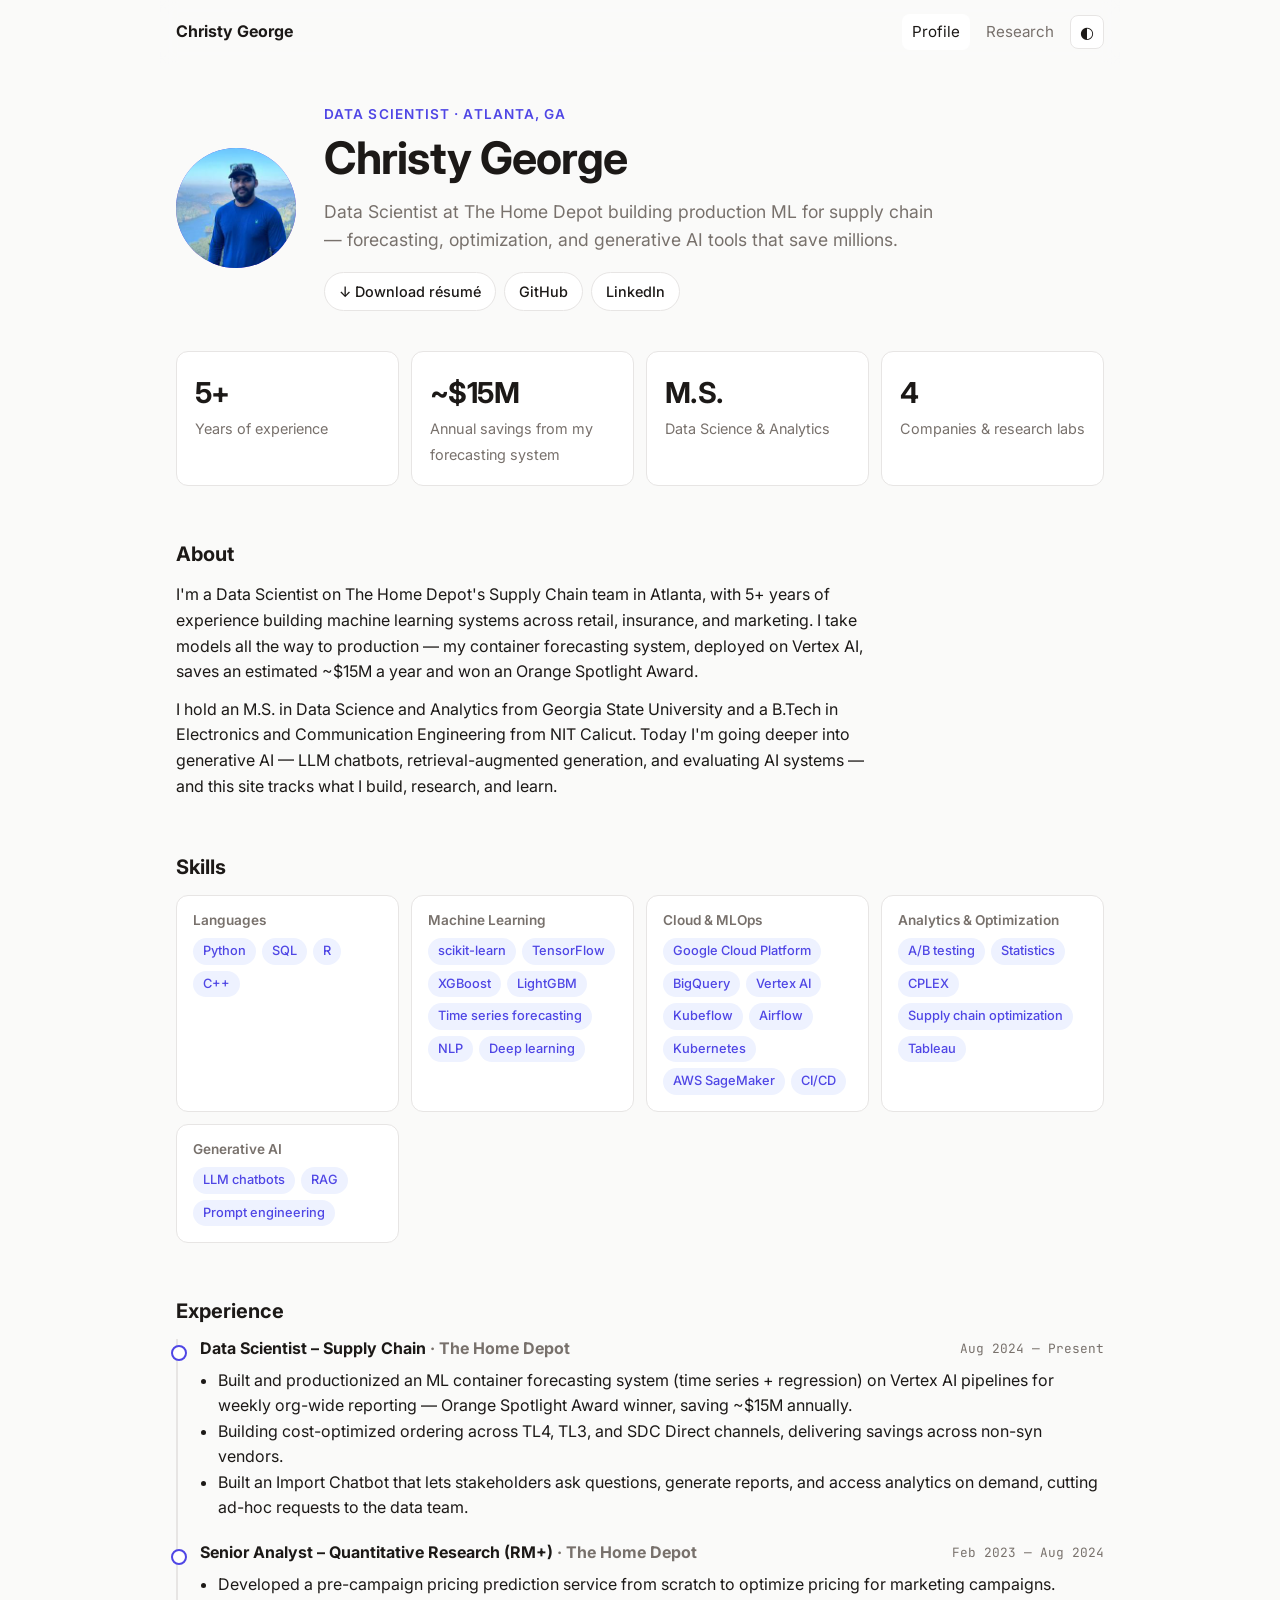
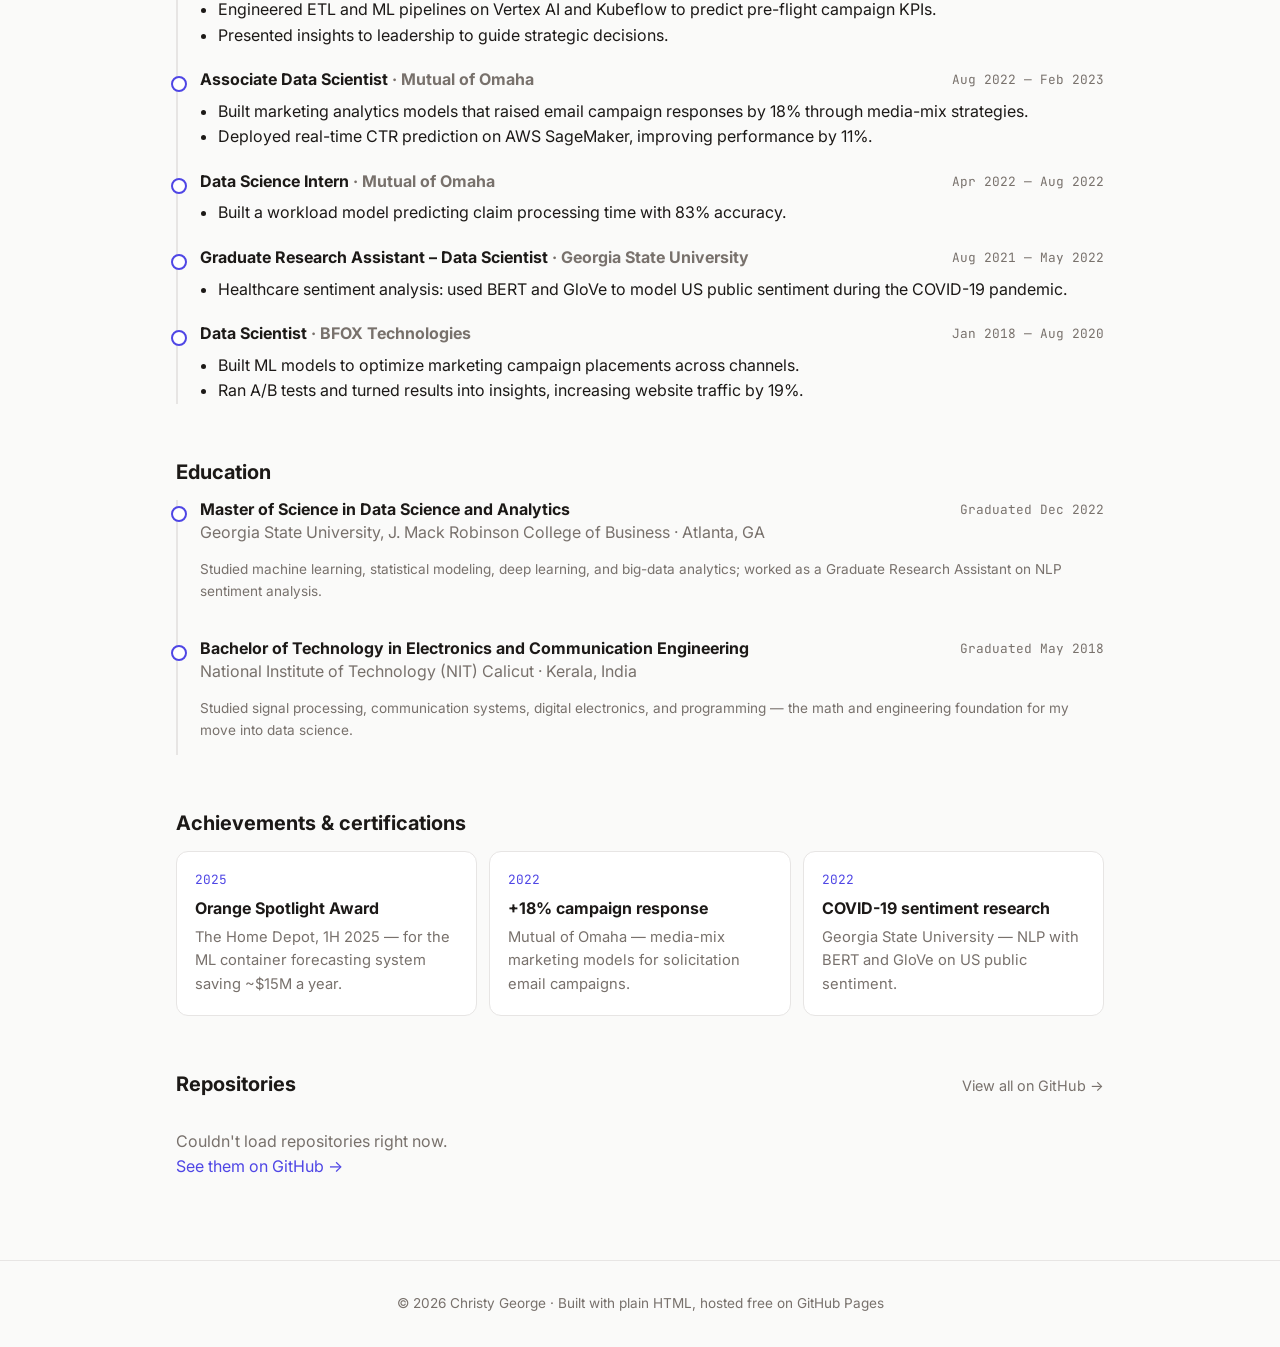
<file: index.html>
<!doctype html>
<html lang="en">
<head>
  <meta charset="utf-8" />
  <meta name="viewport" content="width=device-width, initial-scale=1" />
  <title>Portfolio</title>
  <meta name="description" content="AI career portfolio: experience, achievements, and projects." />
  <link rel="preconnect" href="https://fonts.googleapis.com" />
  <link href="https://fonts.googleapis.com/css2?family=Inter:wght@400;500;600;700&family=JetBrains+Mono:wght@400;500&display=swap" rel="stylesheet" />
  <link rel="stylesheet" href="styles.css?v=202610251529" />
</head>
<body data-page="profile">
  <header class="nav">
    <a class="brand" href="index.html" id="brand"></a>
    <nav>
      <a href="index.html" class="active">Profile</a>
      <a href="research.html">Research</a>
      <button class="theme-toggle" id="themeToggle" aria-label="Toggle dark mode">◐</button>
    </nav>
  </header>

  <main>
    <section class="hero">
      <div class="avatar" id="avatar"></div>
      <div>
        <p class="eyebrow" id="role"></p>
        <h1 id="name"></h1>
        <p class="lead" id="tagline"></p>
        <div class="links" id="links"></div>
      </div>
    </section>

    <section class="stats" id="stats"></section>

    <section id="about-section">
      <h2>About</h2>
      <div id="about" class="prose"></div>
    </section>

    <section>
      <h2>Skills</h2>
      <div id="skills" class="skills"></div>
    </section>

    <section>
      <h2>Experience</h2>
      <div id="experience" class="timeline"></div>
    </section>

    <section>
      <h2>Education</h2>
      <div id="education" class="timeline"></div>
    </section>

    <section>
      <h2>Achievements &amp; certifications</h2>
      <div id="achievements" class="cards"></div>
    </section>

    <section>
      <div class="section-head">
        <h2>Repositories</h2>
        <a id="allRepos" class="muted-link" target="_blank" rel="noopener">View all on GitHub →</a>
      </div>
      <div id="repos" class="cards"><p class="muted">Loading repositories…</p></div>
    </section>
  </main>

  <footer id="footer"></footer>
  <script src="data.js?v=202610251529"></script>
  <script src="app.js?v=202610251529"></script>
</body>
</html>
</file>
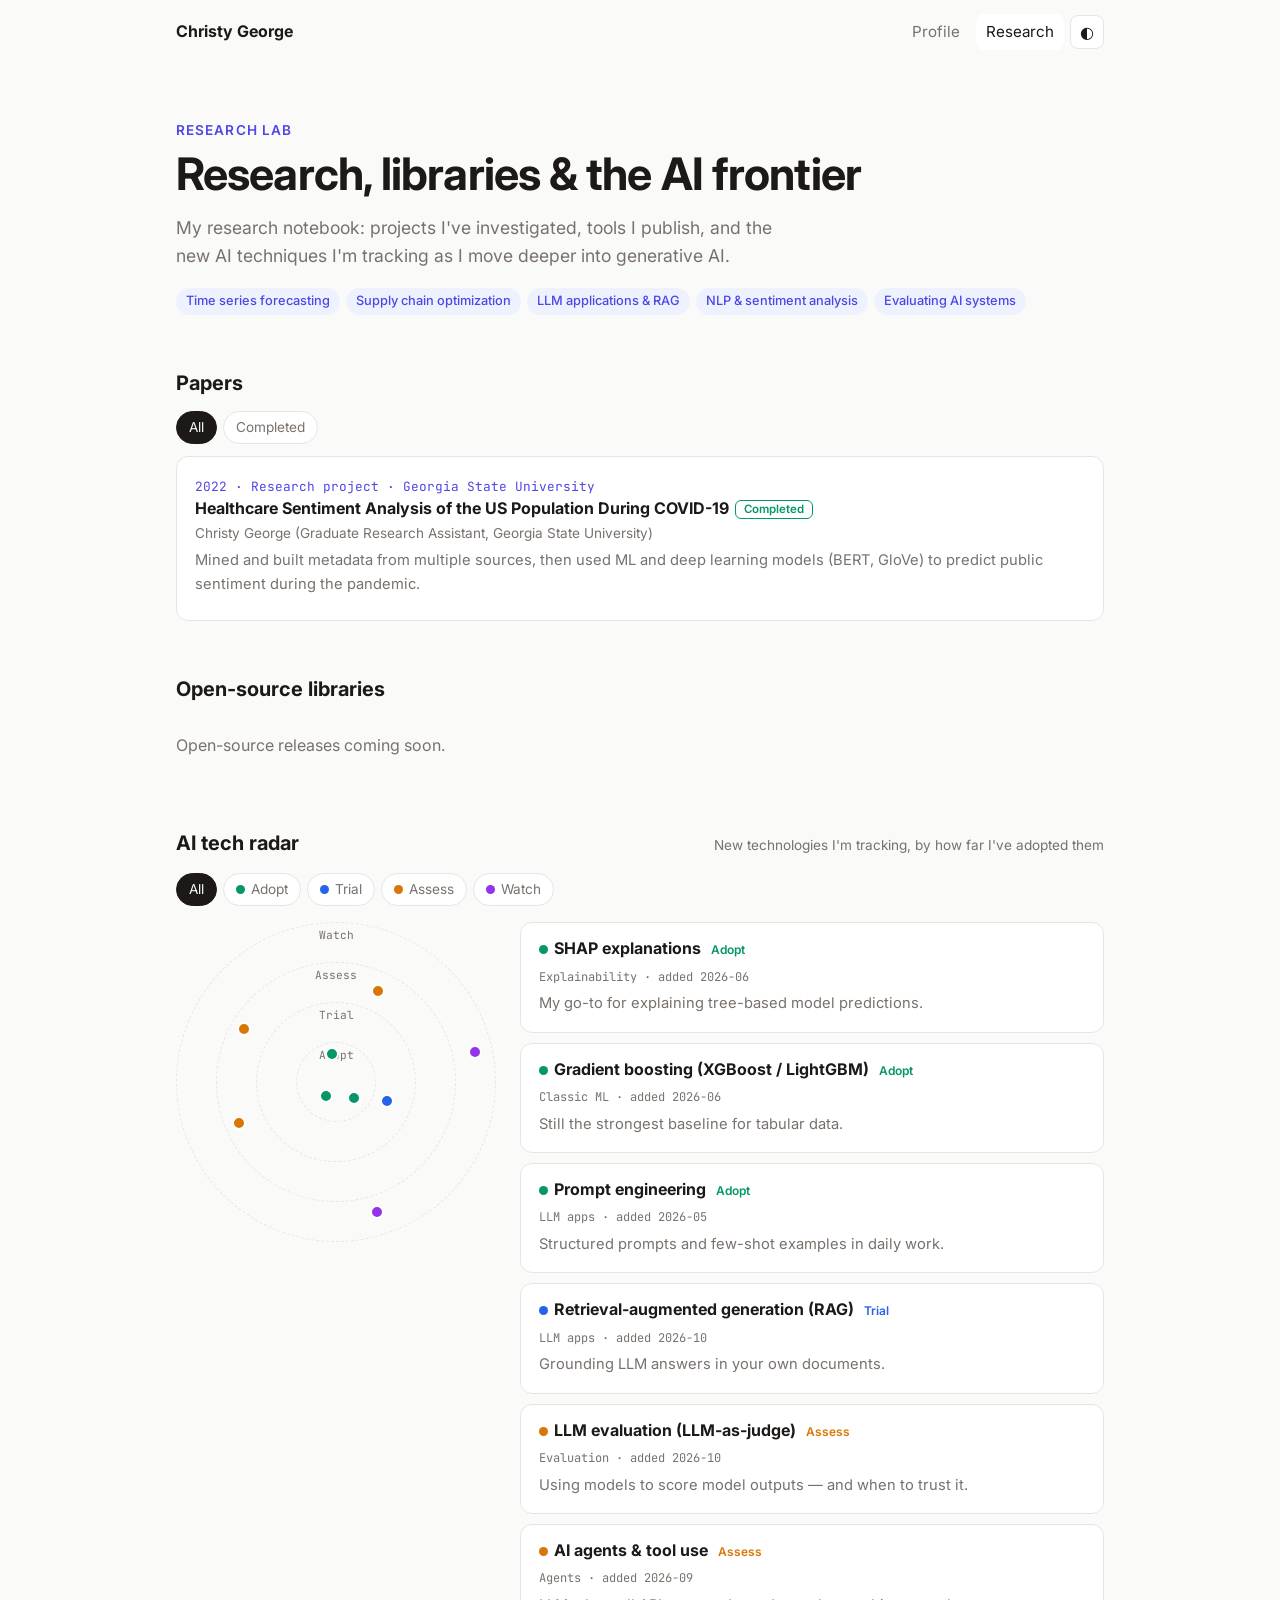
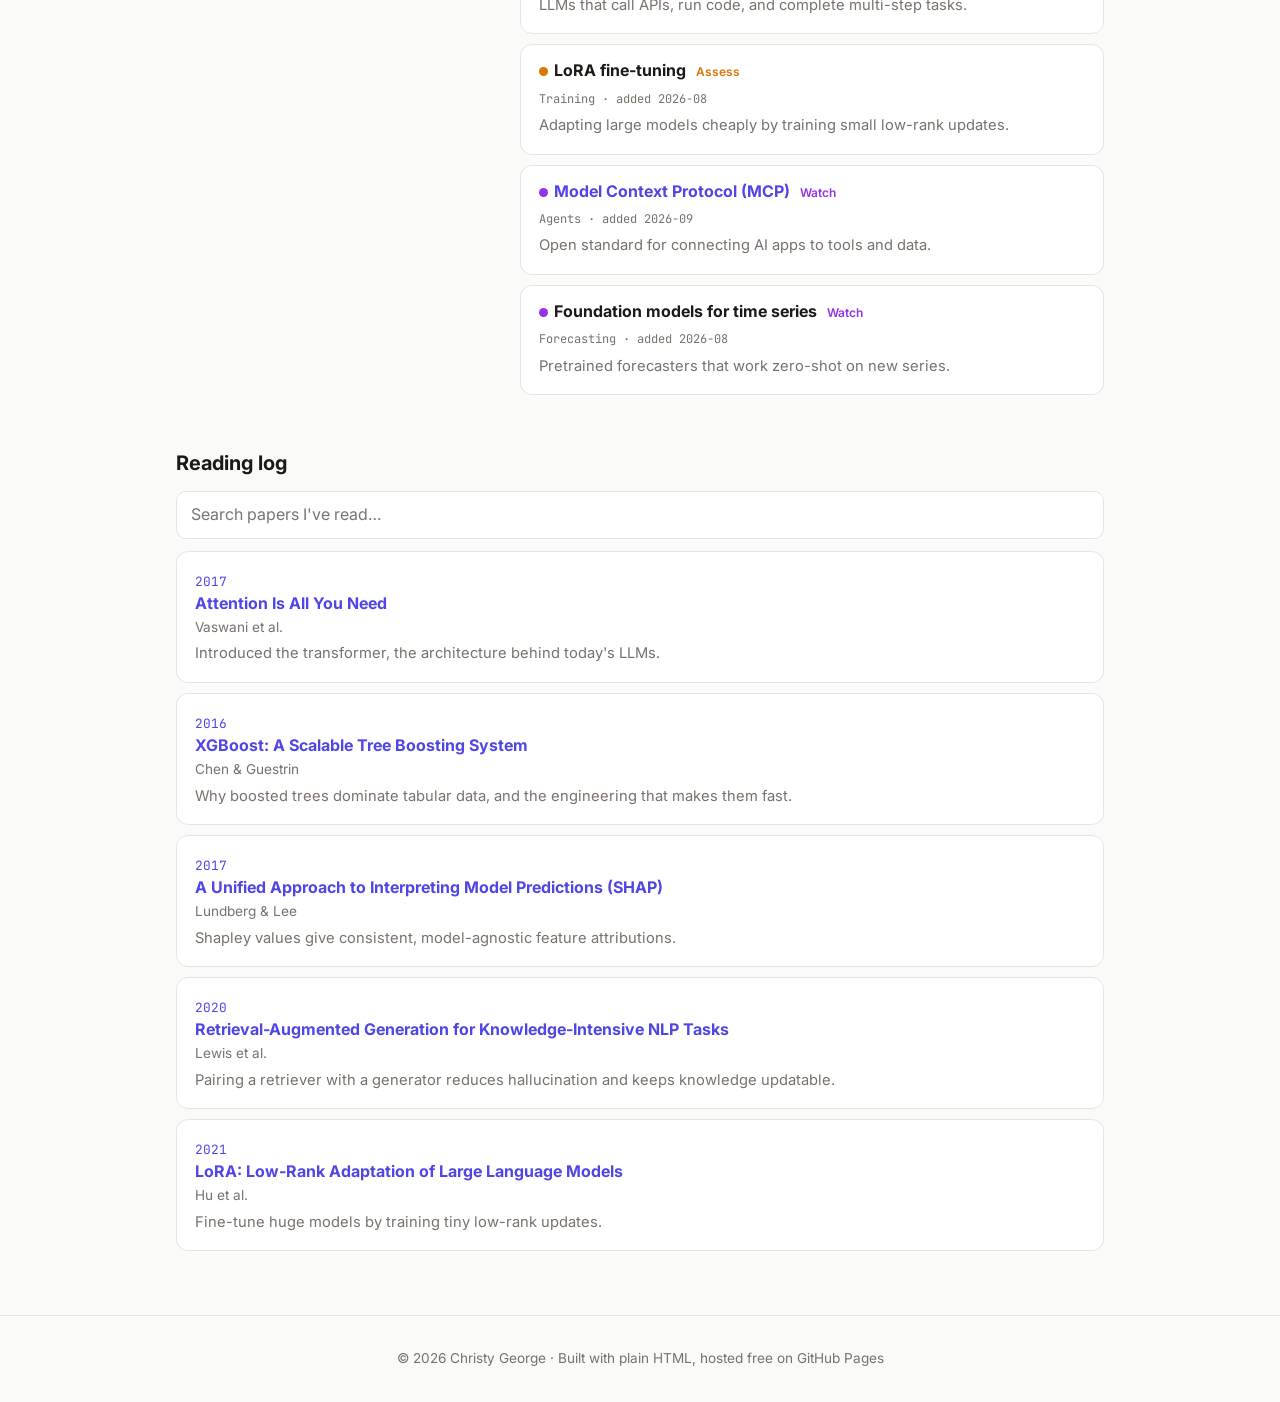
<file: research.html>
<!doctype html>
<html lang="en">
<head>
  <meta charset="utf-8" />
  <meta name="viewport" content="width=device-width, initial-scale=1" />
  <title>Research</title>
  <meta name="description" content="Research papers, open-source libraries, and an AI technology radar." />
  <link rel="preconnect" href="https://fonts.googleapis.com" />
  <link href="https://fonts.googleapis.com/css2?family=Inter:wght@400;500;600;700&family=JetBrains+Mono:wght@400;500&display=swap" rel="stylesheet" />
  <link rel="stylesheet" href="styles.css?v=202610251529" />
</head>
<body data-page="research">
  <header class="nav">
    <a class="brand" href="index.html" id="brand"></a>
    <nav>
      <a href="index.html">Profile</a>
      <a href="research.html" class="active">Research</a>
      <button class="theme-toggle" id="themeToggle" aria-label="Toggle dark mode">◐</button>
    </nav>
  </header>

  <main>
    <section class="page-head">
      <p class="eyebrow">Research lab</p>
      <h1>Research, libraries &amp; the AI frontier</h1>
      <p class="lead" id="researchIntro"></p>
      <div class="chips" id="interests"></div>
    </section>

    <section>
      <h2>Papers</h2>
      <div class="filters" id="paperFilters"></div>
      <div id="papers" class="list"></div>
    </section>

    <section>
      <h2>Open-source libraries</h2>
      <div id="libraries" class="cards"></div>
    </section>

    <section>
      <div class="section-head">
        <h2>AI tech radar</h2>
        <span class="muted small">New technologies I'm tracking, by how far I've adopted them</span>
      </div>
      <div class="radar-legend" id="radarLegend"></div>
      <div class="radar-wrap">
        <div class="radar" id="radar" aria-hidden="true"></div>
        <div id="radarList" class="list"></div>
      </div>
    </section>

    <section>
      <h2>Reading log</h2>
      <input type="search" id="readingSearch" class="search" placeholder="Search papers I've read…" />
      <div id="reading" class="list"></div>
    </section>
  </main>

  <footer id="footer"></footer>
  <script src="data.js?v=202610251529"></script>
  <script src="app.js?v=202610251529"></script>
</body>
</html>
</file>
<file: styles.css>
:root {
  --bg: #fafaf9;
  --surface: #ffffff;
  --text: #1c1917;
  --muted: #78716c;
  --border: #e7e5e4;
  --accent: #4f46e5;
  --accent-soft: #eef2ff;
  --adopt: #059669;
  --trial: #2563eb;
  --assess: #d97706;
  --watch: #9333ea;
  --radius: 12px;
  --mono: "JetBrains Mono", ui-monospace, monospace;
}
@media (prefers-color-scheme: dark) {
  :root:not([data-theme="light"]) {
    --bg: #0c0a09; --surface: #1c1917; --text: #f5f5f4; --muted: #a8a29e;
    --border: #292524; --accent: #818cf8; --accent-soft: #1e1b4b;
    --adopt: #34d399; --trial: #60a5fa; --assess: #fbbf24; --watch: #c084fc;
  }
}
:root[data-theme="dark"] {
  --bg: #0c0a09; --surface: #1c1917; --text: #f5f5f4; --muted: #a8a29e;
  --border: #292524; --accent: #818cf8; --accent-soft: #1e1b4b;
  --adopt: #34d399; --trial: #60a5fa; --assess: #fbbf24; --watch: #c084fc;
}

* { box-sizing: border-box; }
html { scroll-behavior: smooth; }
body {
  margin: 0; background: var(--bg); color: var(--text);
  font: 16px/1.6 Inter, system-ui, sans-serif;
  -webkit-font-smoothing: antialiased;
}
a { color: var(--accent); text-decoration: none; }
a:hover { text-decoration: underline; }
h1, h2, h3 { line-height: 1.2; margin: 0; }
h1 { font-size: clamp(2rem, 5vw, 2.8rem); letter-spacing: -0.02em; }
h2 { font-size: 1.25rem; margin-bottom: 1rem; }
h3 { font-size: 1rem; }

main { max-width: 960px; margin: 0 auto; padding: 0 16px 64px; }
section { margin-top: 56px; }

/* Nav */
.nav {
  position: sticky; top: 0; z-index: 10;
  display: flex; justify-content: space-between; align-items: center;
  max-width: 960px; margin: 0 auto; padding: 14px 16px;
  background: color-mix(in srgb, var(--bg) 85%, transparent);
  backdrop-filter: blur(8px);
}
.brand { font-weight: 700; color: var(--text); }
.nav nav { display: flex; gap: 6px; align-items: center; }
.nav nav a { color: var(--muted); padding: 6px 10px; border-radius: 8px; font-size: .95rem; }
.nav nav a.active, .nav nav a:hover { color: var(--text); background: var(--surface); text-decoration: none; }
.theme-toggle {
  border: 1px solid var(--border); background: var(--surface); color: var(--text);
  width: 34px; height: 34px; border-radius: 8px; cursor: pointer; font-size: 1rem;
}

/* Hero */
.hero { display: flex; gap: 28px; align-items: center; margin-top: 40px; }
.avatar {
  flex: none; width: 120px; height: 120px; border-radius: 50%;
  background: linear-gradient(135deg, var(--accent), var(--watch));
  display: grid; place-items: center; color: #fff; font-size: 2.4rem; font-weight: 700;
  overflow: hidden;
}
.avatar img { width: 100%; height: 100%; object-fit: cover; object-position: 50% 22%; transform: scale(1.6); transform-origin: 50% 25%; }
.eyebrow { margin: 0 0 6px; color: var(--accent); font-weight: 600; font-size: .85rem; text-transform: uppercase; letter-spacing: .08em; }
.lead { color: var(--muted); font-size: 1.1rem; max-width: 620px; margin: 12px 0 0; }
.links { display: flex; flex-wrap: wrap; gap: 8px; margin-top: 18px; }
.btn {
  display: inline-flex; align-items: center; gap: 6px; padding: 7px 14px;
  border: 1px solid var(--border); border-radius: 999px; background: var(--surface);
  color: var(--text); font-size: .9rem; font-weight: 500;
}
.btn:hover { border-color: var(--accent); text-decoration: none; }
.btn.primary { background: var(--accent); border-color: var(--accent); color: #fff; }

/* Stats */
.stats { display: grid; grid-template-columns: repeat(4, 1fr); gap: 12px; margin-top: 40px; }
.stat { background: var(--surface); border: 1px solid var(--border); border-radius: var(--radius); padding: 18px; }
.stat b { display: block; font-size: 1.8rem; letter-spacing: -0.02em; }
.stat span { color: var(--muted); font-size: .9rem; }

.prose p { margin: 0 0 12px; max-width: 700px; }
.muted { color: var(--muted); }
.small { font-size: .85rem; }
.muted-link { color: var(--muted); font-size: .9rem; }
.section-head { display: flex; justify-content: space-between; align-items: baseline; gap: 12px; flex-wrap: wrap; margin-bottom: 1rem; }
.section-head h2 { margin: 0; }

/* Skills */
.skills { display: grid; grid-template-columns: repeat(auto-fit, minmax(200px, 1fr)); gap: 12px; }
.skill-group { background: var(--surface); border: 1px solid var(--border); border-radius: var(--radius); padding: 16px; }
.skill-group h3 { font-size: .85rem; color: var(--muted); font-weight: 600; margin-bottom: 10px; }
.chips { display: flex; flex-wrap: wrap; gap: 6px; }
.page-head .chips { margin-top: 18px; }
.chip { font-size: .8rem; padding: 3px 10px; border-radius: 999px; background: var(--accent-soft); color: var(--accent); font-weight: 500; }

/* Timeline */
.timeline { border-left: 2px solid var(--border); padding-left: 22px; display: grid; gap: 22px; }
.tl-item { position: relative; }
.tl-item::before {
  content: ""; position: absolute; left: -29px; top: 6px; width: 12px; height: 12px;
  border-radius: 50%; background: var(--surface); border: 2px solid var(--accent);
}
.tl-head { display: flex; justify-content: space-between; gap: 12px; flex-wrap: wrap; }
.tl-org { color: var(--muted); }
.tl-period { font-family: var(--mono); font-size: .8rem; color: var(--muted); }
.tl-item ul { margin: 8px 0 0; padding-left: 18px; }

/* Cards */
.cards { display: grid; grid-template-columns: repeat(auto-fill, minmax(260px, 1fr)); gap: 12px; }
.card {
  background: var(--surface); border: 1px solid var(--border); border-radius: var(--radius);
  padding: 18px; display: flex; flex-direction: column; gap: 8px;
  transition: border-color .15s, transform .15s;
}
a.card { color: var(--text); }
a.card:hover { border-color: var(--accent); transform: translateY(-2px); text-decoration: none; }
.card p { margin: 0; color: var(--muted); font-size: .92rem; }
.card .meta { display: flex; gap: 14px; font-size: .8rem; color: var(--muted); margin-top: auto; padding-top: 6px; flex-wrap: wrap; }
.year { font-family: var(--mono); font-size: .8rem; color: var(--accent); }
code, .install {
  font-family: var(--mono); font-size: .8rem; background: var(--bg); border: 1px solid var(--border);
  padding: 6px 10px; border-radius: 8px; overflow-x: auto; white-space: nowrap;
}

/* Lists (papers, radar, reading) */
.list { display: grid; gap: 10px; }
.row { background: var(--surface); border: 1px solid var(--border); border-radius: var(--radius); padding: 16px 18px; }
.row h3 { margin-bottom: 4px; }
.row p { margin: 4px 0 0; color: var(--muted); font-size: .92rem; }
.row .row-links { display: flex; gap: 12px; margin-top: 8px; font-size: .88rem; }
.badge { display: inline-block; font-size: .72rem; font-weight: 600; padding: 2px 8px; border-radius: 6px; margin-left: 6px; vertical-align: middle; border: 1px solid currentColor; }
.b-published { color: var(--adopt); } .b-preprint { color: var(--trial); }
.b-under-review { color: var(--assess); } .b-in-progress { color: var(--watch); } .b-completed { color: var(--adopt); }

.filters { display: flex; gap: 6px; flex-wrap: wrap; margin-bottom: 12px; }
.filter {
  border: 1px solid var(--border); background: var(--surface); color: var(--muted);
  padding: 5px 12px; border-radius: 999px; cursor: pointer; font: inherit; font-size: .85rem;
}
.filter.on { background: var(--text); color: var(--bg); border-color: var(--text); }
.search {
  width: 100%; padding: 10px 14px; margin-bottom: 12px; border-radius: 10px;
  border: 1px solid var(--border); background: var(--surface); color: var(--text); font: inherit;
}

/* Radar */
.radar-legend { display: flex; gap: 6px; flex-wrap: wrap; margin-bottom: 16px; }
.radar-wrap { display: grid; grid-template-columns: 320px 1fr; gap: 24px; align-items: start; }
.radar { position: relative; width: 100%; aspect-ratio: 1; }
.ring { position: absolute; border-radius: 50%; border: 1px dashed var(--border); left: 50%; top: 50%; transform: translate(-50%, -50%); }
.ring-label { position: absolute; left: 50%; transform: translateX(-50%); font-size: .7rem; color: var(--muted); font-family: var(--mono); }
.blip {
  position: absolute; width: 14px; height: 14px; margin: -7px 0 0 -7px; border-radius: 50%;
  border: 2px solid var(--surface); cursor: pointer; transition: transform .15s, opacity .15s;
}
.blip:hover, .blip.hl { transform: scale(1.6); }
.blip.dim { opacity: .2; }
.row.hl { border-color: var(--accent); }
.dot { display: inline-block; width: 9px; height: 9px; border-radius: 50%; margin-right: 6px; }
.ring-tag { font-size: .75rem; font-weight: 600; margin-left: 6px; }
.area { font-family: var(--mono); font-size: .75rem; color: var(--muted); }

footer { text-align: center; color: var(--muted); font-size: .85rem; padding: 32px 16px; border-top: 1px solid var(--border); }

@media (max-width: 720px) {
  .hero { flex-direction: column; align-items: flex-start; gap: 18px; }
  .avatar { width: 88px; height: 88px; font-size: 1.8rem; }
  .stats { grid-template-columns: repeat(2, 1fr); }
  .radar-wrap { grid-template-columns: 1fr; }
  .radar { max-width: 320px; margin: 0 auto; }
}
</file>
